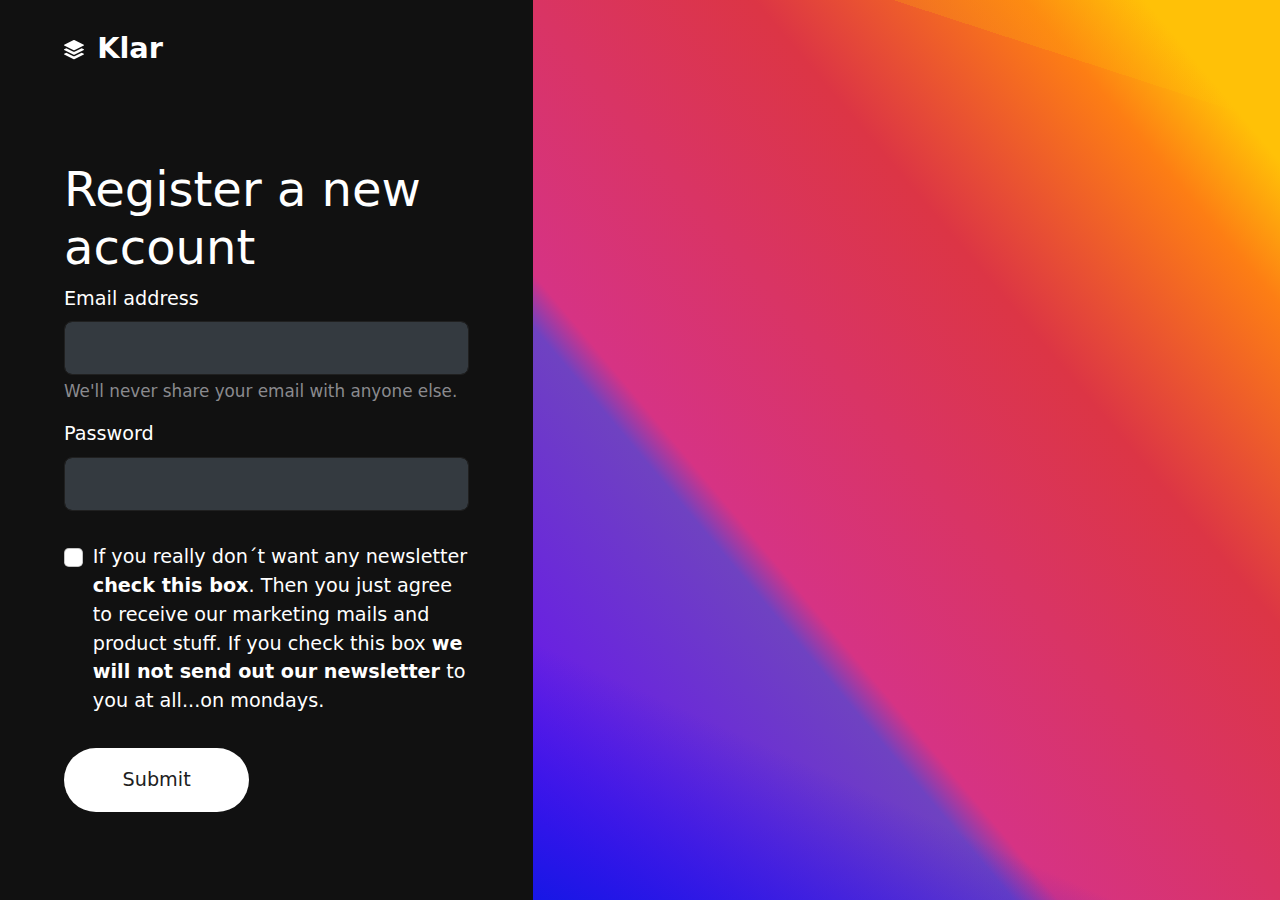
<file: klar_template_1_0/system.html>
<!doctype html>
<html class="h-100" lang="en">

  <head>
      <meta charset="utf-8">
  <meta name="viewport" content="width=device-width,initial-scale=1,shrink-to-fit=no">
  <meta name="description" content="A well made and handcrafted Bootstrap 5 template">
  <link rel="apple-touch-icon" sizes="180x180" href="img/apple-touch-icon.png">
  <link rel="icon" type="image/png" sizes="32x32" href="img/favicon-32x32.png">
  <link rel="icon" type="image/png" sizes="16x16" href="img/favicon-16x16.png">
  <link rel="icon" type="image/png" sizes="96x96" href="img/favicon.png">
  <meta name="author" content="Holger Koenemann">
  <meta name="generator" content="Eleventy v2.0.0">
  <meta name="HandheldFriendly" content="true">
  <title>Register a new account</title>
  <link rel="stylesheet" href="css/theme.min.css">


  </head>

  <body class="d-flex h-100 w-100 bg-black text-white" data-bs-spy="scroll" data-bs-target="#navScroll">

    <div class="h-100 container-fluid">
      <div class="h-100 row d-flex align-items-stretch">
        
          <div class="col-12 col-md-7 col-lg-6 col-xl-5 d-flex align-items-start flex-column px-vw-5">
          
            <header class="mb-auto py-vh-2 col-12">
              <a class="navbar-brand pe-md-4 fs-4 col-12 col-md-auto text-center" href="index.html">
  <svg xmlns="http://www.w3.org/2000/svg" width="20" height="20" fill="currentColor" class="bi bi-stack" viewBox="0 0 16 16">
    <path d="m14.12 10.163 1.715.858c.22.11.22.424 0 .534L8.267 15.34a.598.598 0 0 1-.534 0L.165 11.555a.299.299 0 0 1 0-.534l1.716-.858 5.317 2.659c.505.252 1.1.252 1.604 0l5.317-2.66zM7.733.063a.598.598 0 0 1 .534 0l7.568 3.784a.3.3 0 0 1 0 .535L8.267 8.165a.598.598 0 0 1-.534 0L.165 4.382a.299.299 0 0 1 0-.535L7.733.063z"/>
    <path d="m14.12 6.576 1.715.858c.22.11.22.424 0 .534l-7.568 3.784a.598.598 0 0 1-.534 0L.165 7.968a.299.299 0 0 1 0-.534l1.716-.858 5.317 2.659c.505.252 1.1.252 1.604 0l5.317-2.659z"/>
  </svg>
  <span class="ms-md-1 mt-1 fw-bolder me-md-5">Klar</span>
</a>

            </header>
            <main class="mb-auto col-12">
              <h1>Register a new account</h1>
              
<form class="row">
  <div class="col-12">
  <div class="mb-3">
    <label for="exampleInputEmail1" class="form-label">Email address</label>
    <input type="email" class="form-control form-control-lg bg-gray-800 border-dark" id="exampleInputEmail1" aria-describedby="emailHelp">
    <div id="emailHelp" class="form-text">We'll never share your email with anyone else.</div>
  </div>
  <div class="mb-3">
    <label for="exampleInputPassword1" class="form-label">Password</label>
    <input type="password" class="form-control form-control-lg bg-gray-800 border-dark" id="exampleInputPassword1">
  </div>
  <div class="mb-3 form-check py-3">
    <input type="checkbox" class="form-check-input" id="exampleCheck1">
    <label class="form-check-label" for="exampleCheck1">If you really don´t want any newsletter <strong>check this box</strong>. Then you just agree to receive our marketing mails and product stuff. If you check this box <strong>we will not send out our newsletter</strong> to you at all...on mondays.</label>
  </div>
  <button type="submit" class="btn btn-white btn-xl mb-4">Submit</button>
</div>
</form>

            </main>
          </div>
          
            <div class="col-12 col-md-5 col-lg-6 col-xl-7 gradient"></div>
          
        </div>

      </div></body>
    </html>
</file>
<file: klar_template_1_0/css/theme.min.css>
/*!
   * Bootstrap  v5.2.1 (https://getbootstrap.com/)
   * Copyright 2011-2022 The Bootstrap Authors
   * Copyright 2011-2022 Twitter, Inc.
   * Licensed under MIT (https://github.com/twbs/bootstrap/blob/main/LICENSE)
   */:root{--bs-blue:#1717e5;--bs-indigo:#6610f2;--bs-purple:#6f42c1;--bs-pink:#d63384;--bs-red:#dc3545;--bs-orange:#fd7e14;--bs-yellow:#ffc107;--bs-green:#198754;--bs-teal:#20c997;--bs-cyan:#0dcaf0;--bs-white:#fff;--bs-gray:#8a8a8e;--bs-gray-dark:#343a40;--bs-gray-100:#f8f9fa;--bs-gray-200:#e9ecef;--bs-gray-300:#dee2e6;--bs-gray-400:#ced4da;--bs-gray-500:#adb5bd;--bs-gray-600:#8a8a8e;--bs-gray-700:#495057;--bs-gray-800:#343a40;--bs-gray-900:#202020;--bs-primary:#1717e5;--bs-secondary:#8a8a8e;--bs-success:#198754;--bs-info:#0dcaf0;--bs-warning:#ffc107;--bs-danger:#dc3545;--bs-light:#f8f9fa;--bs-dark:#202020;--bs-primary-rgb:23,23,229;--bs-secondary-rgb:138,138,142;--bs-success-rgb:25,135,84;--bs-info-rgb:13,202,240;--bs-warning-rgb:255,193,7;--bs-danger-rgb:220,53,69;--bs-light-rgb:248,249,250;--bs-dark-rgb:32,32,32;--bs-white-rgb:255,255,255;--bs-black-rgb:17,17,17;--bs-body-color-rgb:32,32,32;--bs-body-bg-rgb:255,255,255;--bs-font-sans-serif:"Inter",system-ui,-apple-system,"Segoe UI",Roboto,"Helvetica Neue",Arial,"Noto Sans",sans-serif,"Apple Color Emoji","Segoe UI Emoji","Segoe UI Symbol","Noto Color Emoji";--bs-font-monospace:SFMono-Regular,Menlo,Monaco,Consolas,"Liberation Mono","Courier New",monospace;--bs-gradient:linear-gradient(180deg, rgba(255, 255, 255, 0.15), rgba(255, 255, 255, 0));--bs-body-font-family:var(--bs-font-sans-serif);--bs-body-font-size:1.2rem;--bs-body-font-weight:400;--bs-body-line-height:1.5;--bs-body-color:#202020;--bs-body-bg:#fff;--bs-border-width:1px;--bs-border-style:solid;--bs-border-color:#dee2e6;--bs-border-color-translucent:rgba(17, 17, 17, 0.175);--bs-border-radius:0.375rem;--bs-border-radius-sm:0.25rem;--bs-border-radius-lg:0.5rem;--bs-border-radius-xl:1rem;--bs-border-radius-2xl:2rem;--bs-border-radius-pill:50rem;--bs-link-color:#1717e5;--bs-link-hover-color:#1212b7;--bs-code-color:#d63384;--bs-highlight-bg:#fff3cd}*,::after,::before{box-sizing:border-box}@media (prefers-reduced-motion:no-preference){:root{scroll-behavior:smooth}}body{margin:0;font-family:var(--bs-body-font-family);font-size:var(--bs-body-font-size);font-weight:var(--bs-body-font-weight);line-height:var(--bs-body-line-height);color:var(--bs-body-color);text-align:var(--bs-body-text-align);background-color:var(--bs-body-bg);-webkit-text-size-adjust:100%;-webkit-tap-highlight-color:rgba(17,17,17,0)}.h1,.h2,.h3,.h4,.h5,.h6,h1,h2,h3,h4,h5,h6{margin-top:0;margin-bottom:.5rem;font-weight:500;line-height:1.2}.h1,h1{font-size:calc(1.425rem + 2.1vw)}@media (min-width:1200px){.h1,h1{font-size:3rem}}.h2,h2{font-size:calc(1.365rem + 1.38vw)}@media (min-width:1200px){.h2,h2{font-size:2.4rem}}.h3,h3{font-size:calc(1.335rem + 1.02vw)}@media (min-width:1200px){.h3,h3{font-size:2.1rem}}.h4,h4{font-size:calc(1.305rem + .66vw)}@media (min-width:1200px){.h4,h4{font-size:1.8rem}}.h5,h5{font-size:calc(1.275rem + .3vw)}@media (min-width:1200px){.h5,h5{font-size:1.5rem}}.h6,h6{font-size:1.2rem}p{margin-top:0;margin-bottom:1rem}address{margin-bottom:1rem;font-style:normal;line-height:inherit}ul{padding-left:2rem}ul{margin-top:0;margin-bottom:1rem}ul ul{margin-bottom:0}strong{font-weight:bolder}.small,small{font-size:.875em}a{color:var(--bs-link-color);text-decoration:underline}a:hover{color:var(--bs-link-hover-color)}a:not([href]):not([class]),a:not([href]):not([class]):hover{color:inherit;text-decoration:none}img,svg{vertical-align:middle}label{display:inline-block}button{border-radius:0}button:focus:not(:focus-visible){outline:0}button,input{margin:0;font-family:inherit;font-size:inherit;line-height:inherit}button{text-transform:none}[type=button],[type=submit],button{-webkit-appearance:button}[type=button]:not(:disabled),[type=submit]:not(:disabled),button:not(:disabled){cursor:pointer}::-moz-focus-inner{padding:0;border-style:none}::-webkit-datetime-edit-day-field,::-webkit-datetime-edit-fields-wrapper,::-webkit-datetime-edit-hour-field,::-webkit-datetime-edit-minute,::-webkit-datetime-edit-month-field,::-webkit-datetime-edit-text,::-webkit-datetime-edit-year-field{padding:0}::-webkit-inner-spin-button{height:auto}::-webkit-search-decoration{-webkit-appearance:none}::-webkit-color-swatch-wrapper{padding:0}::file-selector-button{font:inherit;-webkit-appearance:button}.lead{font-size:calc(1.2846rem + .4152vw);font-weight:300}@media (min-width:1200px){.lead{font-size:1.596rem}}.display-1{font-size:calc(1.625rem + 4.5vw);font-weight:300;line-height:1.2}@media (min-width:1200px){.display-1{font-size:5rem}}.display-4{font-size:calc(1.475rem + 2.7vw);font-weight:300;line-height:1.2}@media (min-width:1200px){.display-4{font-size:3.5rem}}.img-fluid{max-width:100%;height:auto}.container,.container-fluid{--bs-gutter-x:4vw;--bs-gutter-y:0;width:100%;padding-right:calc(var(--bs-gutter-x) * .5);padding-left:calc(var(--bs-gutter-x) * .5);margin-right:auto;margin-left:auto}@media (min-width:576px){.container{max-width:540px}}@media (min-width:768px){.container{max-width:720px}}@media (min-width:992px){.container{max-width:960px}}@media (min-width:1200px){.container{max-width:1140px}}@media (min-width:1680px){.container{max-width:1600px}}.row{--bs-gutter-x:4vw;--bs-gutter-y:0;display:flex;flex-wrap:wrap;margin-top:calc(-1 * var(--bs-gutter-y));margin-right:calc(-.5 * var(--bs-gutter-x));margin-left:calc(-.5 * var(--bs-gutter-x))}.row>*{flex-shrink:0;width:100%;max-width:100%;padding-right:calc(var(--bs-gutter-x) * .5);padding-left:calc(var(--bs-gutter-x) * .5);margin-top:var(--bs-gutter-y)}.col{flex:1 0 0%}.col-5{flex:0 0 auto;width:41.66667%}.col-6{flex:0 0 auto;width:50%}.col-12{flex:0 0 auto;width:100%}.offset-1{margin-left:8.33333%}.g-5,.gx-5{--bs-gutter-x:3rem}.g-5{--bs-gutter-y:3rem}@media (min-width:768px){.col-md-auto{flex:0 0 auto;width:auto}.col-md-5{flex:0 0 auto;width:41.66667%}.col-md-6{flex:0 0 auto;width:50%}.col-md-7{flex:0 0 auto;width:58.33333%}}@media (min-width:992px){.col-lg-3{flex:0 0 auto;width:25%}.col-lg-4{flex:0 0 auto;width:33.33333%}.col-lg-5{flex:0 0 auto;width:41.66667%}.col-lg-6{flex:0 0 auto;width:50%}.col-lg-7{flex:0 0 auto;width:58.33333%}.col-lg-10{flex:0 0 auto;width:83.33333%}.offset-lg-1{margin-left:8.33333%}}@media (min-width:1200px){.col-xl-5{flex:0 0 auto;width:41.66667%}.col-xl-7{flex:0 0 auto;width:58.33333%}.col-xl-8{flex:0 0 auto;width:66.66667%}.col-xl-9{flex:0 0 auto;width:75%}.col-xl-10{flex:0 0 auto;width:83.33333%}}.form-label{margin-bottom:.5rem}.form-text{margin-top:.25rem;font-size:.875em;color:#8a8a8e}.form-control{display:block;width:100%;padding:.375rem .75rem;font-size:1.2rem;font-weight:400;line-height:1.5;color:#202020;background-color:#fff;background-clip:padding-box;border:1px solid #ced4da;appearance:none;border-radius:.375rem;transition:border-color .15s ease-in-out,box-shadow .15s ease-in-out}@media (prefers-reduced-motion:reduce){.form-control{transition:none}}.form-control:focus{color:#202020;background-color:#fff;border-color:#8b8bf2;outline:0;box-shadow:0 0 0 .25rem rgba(23,23,229,.25)}.form-control::-webkit-date-and-time-value{height:1.5em}.form-control::placeholder{color:#8a8a8e;opacity:1}.form-control:disabled{background-color:#e9ecef;opacity:1}.form-control::file-selector-button{padding:.375rem .75rem;margin:-.375rem -.75rem;margin-inline-end:.75rem;color:#202020;background-color:#e9ecef;pointer-events:none;border-color:inherit;border-style:solid;border-width:0;border-inline-end-width:1px;border-radius:0;transition:color .15s ease-in-out,background-color .15s ease-in-out,border-color .15s ease-in-out,box-shadow .15s ease-in-out}@media (prefers-reduced-motion:reduce){.form-control::file-selector-button{transition:none}}.form-control:hover:not(:disabled):not([readonly])::file-selector-button{background-color:#dde0e3}.form-control-lg{min-height:calc(1.5em + 1rem + 2px);padding:.5rem 1rem;font-size:calc(1.275rem + .3vw);border-radius:.5rem}@media (min-width:1200px){.form-control-lg{font-size:1.5rem}}.form-control-lg::file-selector-button{padding:.5rem 1rem;margin:-.5rem -1rem;margin-inline-end:1rem}.form-check{display:block;min-height:1.8rem;padding-left:1.5em;margin-bottom:.125rem}.form-check .form-check-input{float:left;margin-left:-1.5em}.form-check-input{width:1em;height:1em;margin-top:.25em;vertical-align:top;background-color:#fff;background-repeat:no-repeat;background-position:center;background-size:contain;border:1px solid rgba(17,17,17,.25);appearance:none;print-color-adjust:exact}.form-check-input[type=checkbox]{border-radius:.25em}.form-check-input:active{filter:brightness(90%)}.form-check-input:focus{border-color:#8b8bf2;outline:0;box-shadow:0 0 0 .25rem rgba(23,23,229,.25)}.form-check-input:checked{background-color:#1717e5;border-color:#1717e5}.form-check-input:checked[type=checkbox]{background-image:url("data:image/svg+xml,%3csvg xmlns='http://www.w3.org/2000/svg' viewBox='0 0 20 20'%3e%3cpath fill='none' stroke='%23fff' stroke-linecap='round' stroke-linejoin='round' stroke-width='3' d='m6 10 3 3 6-6'/%3e%3c/svg%3e")}.form-check-input[type=checkbox]:indeterminate{background-color:#1717e5;border-color:#1717e5;background-image:url("data:image/svg+xml,%3csvg xmlns='http://www.w3.org/2000/svg' viewBox='0 0 20 20'%3e%3cpath fill='none' stroke='%23fff' stroke-linecap='round' stroke-linejoin='round' stroke-width='3' d='M6 10h8'/%3e%3c/svg%3e")}.form-check-input:disabled{pointer-events:none;filter:none;opacity:.5}.form-check-input:disabled~.form-check-label{cursor:default;opacity:.5}.btn{--bs-btn-padding-x:0.75rem;--bs-btn-padding-y:0.375rem;--bs-btn-font-size:1.2rem;--bs-btn-font-weight:400;--bs-btn-line-height:1.5;--bs-btn-color:#202020;--bs-btn-bg:transparent;--bs-btn-border-width:1px;--bs-btn-border-color:transparent;--bs-btn-border-radius:99rem;--bs-btn-hover-border-color:transparent;--bs-btn-box-shadow:inset 0 1px 0 rgba(255, 255, 255, 0.15),0 1px 1px rgba(17, 17, 17, 0.075);--bs-btn-disabled-opacity:0.65;--bs-btn-focus-box-shadow:0 0 0 0.25rem rgba(var(--bs-btn-focus-shadow-rgb), .5);display:inline-block;padding:var(--bs-btn-padding-y) var(--bs-btn-padding-x);font-family:var(--bs-btn-font-family);font-size:var(--bs-btn-font-size);font-weight:var(--bs-btn-font-weight);line-height:var(--bs-btn-line-height);color:var(--bs-btn-color);text-align:center;text-decoration:none;vertical-align:middle;cursor:pointer;user-select:none;border:var(--bs-btn-border-width) solid var(--bs-btn-border-color);border-radius:var(--bs-btn-border-radius);background-color:var(--bs-btn-bg);transition:color .15s ease-in-out,background-color .15s ease-in-out,border-color .15s ease-in-out,box-shadow .15s ease-in-out}@media (prefers-reduced-motion:reduce){.btn{transition:none}}.btn:first-child:hover,:not(.btn-check)+.btn:hover{color:var(--bs-btn-hover-color);background-color:var(--bs-btn-hover-bg);border-color:var(--bs-btn-hover-border-color)}.btn:focus-visible{color:var(--bs-btn-hover-color);background-color:var(--bs-btn-hover-bg);border-color:var(--bs-btn-hover-border-color);outline:0;box-shadow:var(--bs-btn-focus-box-shadow)}.btn.active,.btn.show,.btn:first-child:active,:not(.btn-check)+.btn:active{color:var(--bs-btn-active-color);background-color:var(--bs-btn-active-bg);border-color:var(--bs-btn-active-border-color)}.btn.active:focus-visible,.btn.show:focus-visible,.btn:first-child:active:focus-visible,:not(.btn-check)+.btn:active:focus-visible{box-shadow:var(--bs-btn-focus-box-shadow)}.btn:disabled{color:var(--bs-btn-disabled-color);pointer-events:none;background-color:var(--bs-btn-disabled-bg);border-color:var(--bs-btn-disabled-border-color);opacity:var(--bs-btn-disabled-opacity)}.btn-light{--bs-btn-color:#111;--bs-btn-bg:#f8f9fa;--bs-btn-border-color:#f8f9fa;--bs-btn-hover-color:#111;--bs-btn-hover-bg:#d3d4d5;--bs-btn-hover-border-color:#c6c7c8;--bs-btn-focus-shadow-rgb:213,214,215;--bs-btn-active-color:#111;--bs-btn-active-bg:#c6c7c8;--bs-btn-active-border-color:#babbbc;--bs-btn-active-shadow:inset 0 3px 5px rgba(17, 17, 17, 0.125);--bs-btn-disabled-color:#111;--bs-btn-disabled-bg:#f8f9fa;--bs-btn-disabled-border-color:#f8f9fa}.btn-outline-light{--bs-btn-color:#f8f9fa;--bs-btn-border-color:#f8f9fa;--bs-btn-hover-color:#111;--bs-btn-hover-bg:#f8f9fa;--bs-btn-hover-border-color:#f8f9fa;--bs-btn-focus-shadow-rgb:248,249,250;--bs-btn-active-color:#111;--bs-btn-active-bg:#f8f9fa;--bs-btn-active-border-color:#f8f9fa;--bs-btn-active-shadow:inset 0 3px 5px rgba(17, 17, 17, 0.125);--bs-btn-disabled-color:#f8f9fa;--bs-btn-disabled-bg:transparent;--bs-btn-disabled-border-color:#f8f9fa;--bs-gradient:none}.fade{transition:opacity .15s linear}@media (prefers-reduced-motion:reduce){.fade{transition:none}}.fade:not(.show){opacity:0}.collapse:not(.show){display:none}.collapsing{height:0;overflow:hidden;transition:height .35s ease}@media (prefers-reduced-motion:reduce){.collapsing{transition:none}}.nav{--bs-nav-link-padding-x:1rem;--bs-nav-link-padding-y:0.5rem;--bs-nav-link-color:var(--bs-link-color);--bs-nav-link-hover-color:var(--bs-link-hover-color);--bs-nav-link-disabled-color:#8a8a8e;display:flex;flex-wrap:wrap;padding-left:0;margin-bottom:0;list-style:none}.nav-link{display:block;padding:var(--bs-nav-link-padding-y) var(--bs-nav-link-padding-x);font-size:var(--bs-nav-link-font-size);font-weight:var(--bs-nav-link-font-weight);color:var(--bs-nav-link-color);text-decoration:none;transition:color .15s ease-in-out,background-color .15s ease-in-out,border-color .15s ease-in-out}@media (prefers-reduced-motion:reduce){.nav-link{transition:none}}.nav-link:focus,.nav-link:hover{color:var(--bs-nav-link-hover-color)}.navbar{--bs-navbar-padding-x:0;--bs-navbar-padding-y:0.5rem;--bs-navbar-color:rgba(17, 17, 17, 0.7);--bs-navbar-hover-color:rgba(17, 17, 17, 0.8);--bs-navbar-disabled-color:rgba(17, 17, 17, 0.3);--bs-navbar-active-color:rgba(17, 17, 17, 0.9);--bs-navbar-brand-padding-y:0.275rem;--bs-navbar-brand-margin-end:1rem;--bs-navbar-brand-font-size:1.5rem;--bs-navbar-brand-color:rgba(17, 17, 17, 0.9);--bs-navbar-brand-hover-color:rgba(17, 17, 17, 0.9);--bs-navbar-nav-link-padding-x:0.5rem;--bs-navbar-toggler-padding-y:0.25rem;--bs-navbar-toggler-padding-x:0.75rem;--bs-navbar-toggler-font-size:1.5rem;--bs-navbar-toggler-icon-bg:url("data:image/svg+xml,%3csvg xmlns='http://www.w3.org/2000/svg' viewBox='0 0 30 30'%3e%3cpath stroke='rgba%2817, 17, 17, 0.7%29' stroke-linecap='round' stroke-miterlimit='10' stroke-width='2' d='M4 7h22M4 15h22M4 23h22'/%3e%3c/svg%3e");--bs-navbar-toggler-border-color:rgba(17, 17, 17, 0.1);--bs-navbar-toggler-border-radius:99rem;--bs-navbar-toggler-focus-width:0.25rem;--bs-navbar-toggler-transition:box-shadow 0.15s ease-in-out;position:relative;display:flex;flex-wrap:wrap;align-items:center;justify-content:space-between;padding:var(--bs-navbar-padding-y) var(--bs-navbar-padding-x)}.navbar>.container,.navbar>.container-fluid{display:flex;flex-wrap:inherit;align-items:center;justify-content:space-between}.navbar-brand{padding-top:var(--bs-navbar-brand-padding-y);padding-bottom:var(--bs-navbar-brand-padding-y);margin-right:var(--bs-navbar-brand-margin-end);font-size:var(--bs-navbar-brand-font-size);color:var(--bs-navbar-brand-color);text-decoration:none;white-space:nowrap}.navbar-brand:focus,.navbar-brand:hover{color:var(--bs-navbar-brand-hover-color)}.navbar-nav{--bs-nav-link-padding-x:0;--bs-nav-link-padding-y:0.5rem;--bs-nav-link-color:var(--bs-navbar-color);--bs-nav-link-hover-color:var(--bs-navbar-hover-color);--bs-nav-link-disabled-color:var(--bs-navbar-disabled-color);display:flex;flex-direction:column;padding-left:0;margin-bottom:0;list-style:none}.navbar-nav .nav-link.active,.navbar-nav .show>.nav-link{color:var(--bs-navbar-active-color)}.navbar-dark{--bs-navbar-color:rgba(255, 255, 255, 0.55);--bs-navbar-hover-color:rgba(255, 255, 255, 0.75);--bs-navbar-disabled-color:rgba(255, 255, 255, 0.25);--bs-navbar-active-color:#fff;--bs-navbar-brand-color:#fff;--bs-navbar-brand-hover-color:#fff;--bs-navbar-toggler-border-color:rgba(255, 255, 255, 0.1);--bs-navbar-toggler-icon-bg:url("data:image/svg+xml,%3csvg xmlns='http://www.w3.org/2000/svg' viewBox='0 0 30 30'%3e%3cpath stroke='rgba%28255, 255, 255, 0.55%29' stroke-linecap='round' stroke-miterlimit='10' stroke-width='2' d='M4 7h22M4 15h22M4 23h22'/%3e%3c/svg%3e")}.card{--bs-card-spacer-y:1rem;--bs-card-spacer-x:1rem;--bs-card-title-spacer-y:0.5rem;--bs-card-border-width:1px;--bs-card-border-color:var(--bs-border-color-translucent);--bs-card-border-radius:0.375rem;--bs-card-inner-border-radius:calc(0.375rem - 1px);--bs-card-cap-padding-y:0.5rem;--bs-card-cap-padding-x:1rem;--bs-card-cap-bg:rgba(17, 17, 17, 0.03);--bs-card-bg:#fff;--bs-card-img-overlay-padding:1rem;--bs-card-group-margin:2vw;position:relative;display:flex;flex-direction:column;min-width:0;height:var(--bs-card-height);word-wrap:break-word;background-color:var(--bs-card-bg);background-clip:border-box;border:var(--bs-card-border-width) solid var(--bs-card-border-color);border-radius:var(--bs-card-border-radius)}.card>.list-group{border-top:inherit;border-bottom:inherit}.card>.list-group:first-child{border-top-width:0;border-top-left-radius:var(--bs-card-inner-border-radius);border-top-right-radius:var(--bs-card-inner-border-radius)}.card>.list-group:last-child{border-bottom-width:0;border-bottom-right-radius:var(--bs-card-inner-border-radius);border-bottom-left-radius:var(--bs-card-inner-border-radius)}@keyframes progress-bar-stripes{0%{background-position-x:1rem}}.list-group{--bs-list-group-color:#202020;--bs-list-group-bg:#fff;--bs-list-group-border-color:rgba(17, 17, 17, 0.125);--bs-list-group-border-width:1px;--bs-list-group-border-radius:0.375rem;--bs-list-group-item-padding-x:1rem;--bs-list-group-item-padding-y:0.5rem;--bs-list-group-action-color:#495057;--bs-list-group-action-hover-color:#495057;--bs-list-group-action-hover-bg:#f8f9fa;--bs-list-group-action-active-color:#202020;--bs-list-group-action-active-bg:#e9ecef;--bs-list-group-disabled-color:#8a8a8e;--bs-list-group-disabled-bg:#fff;--bs-list-group-active-color:#fff;--bs-list-group-active-bg:#1717e5;--bs-list-group-active-border-color:#1717e5;display:flex;flex-direction:column;padding-left:0;margin-bottom:0;border-radius:var(--bs-list-group-border-radius)}.list-group-horizontal{flex-direction:row}@keyframes spinner-border{to{transform:rotate(360deg)}}@keyframes spinner-grow{0%{transform:scale(0)}50%{opacity:1;transform:none}}@keyframes placeholder-glow{50%{opacity:.2}}@keyframes placeholder-wave{100%{mask-position:-200% 0}}.fixed-top{position:fixed;top:0;right:0;left:0;z-index:1030}.opacity-75{opacity:.75!important}.overflow-hidden{overflow:hidden!important}.d-flex{display:flex!important}.shadow{box-shadow:0 1rem 3rem rgba(17,17,17,.5)!important}.shadow-sm{box-shadow:0 1rem 1.5rem rgba(17,17,17,.25)!important}.position-relative{position:relative!important}.position-absolute{position:absolute!important}.top-0{top:0!important}.bottom-0{bottom:0!important}.start-0{left:0!important}.border-top{border-top:var(--bs-border-width) var(--bs-border-style) var(--bs-border-color)!important}.border-end{border-right:var(--bs-border-width) var(--bs-border-style) var(--bs-border-color)!important}.border-bottom{border-bottom:var(--bs-border-width) var(--bs-border-style) var(--bs-border-color)!important}.border-secondary{--bs-border-opacity:1;border-color:rgba(var(--bs-secondary-rgb),var(--bs-border-opacity))!important}.border-dark{--bs-border-opacity:1;border-color:rgba(var(--bs-dark-rgb),var(--bs-border-opacity))!important}.border-5{--bs-border-width:5px}.w-100{width:100%!important}.h-50{height:50%!important}.h-100{height:100%!important}.flex-column{flex-direction:column!important}.justify-content-start{justify-content:flex-start!important}.justify-content-center{justify-content:center!important}.align-items-start{align-items:flex-start!important}.align-items-center{align-items:center!important}.align-items-stretch{align-items:stretch!important}.mx-auto{margin-right:auto!important;margin-left:auto!important}.my-5{margin-top:3rem!important;margin-bottom:3rem!important}.mt-0{margin-top:0!important}.mt-1{margin-top:.25rem!important}.mt-3{margin-top:1rem!important}.mt-5{margin-top:3rem!important}.me-2{margin-right:.5rem!important}.me-3{margin-right:1rem!important}.mb-2{margin-bottom:.5rem!important}.mb-3{margin-bottom:1rem!important}.mb-4{margin-bottom:1.5rem!important}.mb-5{margin-bottom:3rem!important}.mb-auto{margin-bottom:auto!important}.ms-5{margin-left:3rem!important}.mb-n5{margin-bottom:-3rem!important}.p-0{padding:0!important}.p-5{padding:3rem!important}.px-0{padding-right:0!important;padding-left:0!important}.py-3{padding-top:1rem!important;padding-bottom:1rem!important}.py-4{padding-top:1.5rem!important;padding-bottom:1.5rem!important}.py-5{padding-top:3rem!important;padding-bottom:3rem!important}.pt-0{padding-top:0!important}.pt-3{padding-top:1rem!important}.pt-5{padding-top:3rem!important}.pb-0{padding-bottom:0!important}.pb-4{padding-bottom:1.5rem!important}.fs-1{font-size:calc(1.425rem + 2.1vw)!important}.fs-4{font-size:calc(1.305rem + .66vw)!important}.fs-5{font-size:calc(1.275rem + .3vw)!important}.fs-6{font-size:1.2rem!important}.fw-light{font-weight:300!important}.fw-lighter{font-weight:lighter!important}.fw-bold{font-weight:700!important}.fw-bolder{font-weight:bolder!important}.lh-1{line-height:1!important}.text-center{text-align:center!important}.text-secondary{--bs-text-opacity:1;color:rgba(var(--bs-secondary-rgb),var(--bs-text-opacity))!important}.text-white{--bs-text-opacity:1;color:rgba(var(--bs-white-rgb),var(--bs-text-opacity))!important}.text-muted{--bs-text-opacity:1;color:#8a8a8e!important}.bg-dark{--bs-bg-opacity:1;background-color:rgba(var(--bs-dark-rgb),var(--bs-bg-opacity))!important}.bg-black{--bs-bg-opacity:1;background-color:rgba(var(--bs-black-rgb),var(--bs-bg-opacity))!important}.bg-transparent{--bs-bg-opacity:1;background-color:transparent!important}.rounded-5{border-radius:var(--bs-border-radius-2xl)!important}.rounded-circle{border-radius:50%!important}@media (min-width:768px){.me-md-5{margin-right:3rem!important}.ms-md-1{margin-left:.25rem!important}.pe-md-4{padding-right:1.5rem!important}}@media (min-width:992px){.mb-lg-0{margin-bottom:0!important}.text-lg-start{text-align:left!important}.text-lg-end{text-align:right!important}}@media (min-width:1200px){.fs-1{font-size:3rem!important}.fs-4{font-size:1.8rem!important}.fs-5{font-size:1.5rem!important}}html{scroll-behavior:smooth}.btn,.nav-link.collapsed,.navbar,.scrolled,.shadow,a,img{transition:all .5s ease-in-out 0s}.bg-cover{background-size:cover;background-position:center center}.navbar{padding-top:32px;padding-bottom:32px}.navbar.scrolled{padding-top:12px;padding-bottom:12px;background-color:#111}.link-fancy{color:#1717e5;text-decoration:none;display:inline-block;position:relative}.link-fancy-light{color:#fff}.link-fancy:hover{color:#8a8a8e}.link-fancy-light:hover{color:#8a8a8e}.link-fancy:before{content:'';display:block;height:1px;width:100%;transform-origin:left;position:absolute;left:0;bottom:0;background-image:linear-gradient(90deg,#1717e5 0,#1717e5 25%,transparent 0,transparent 50%,#1717e5 0,#1717e5 75%,transparent 0,transparent);background-repeat:no-repeat;background-position:0;background-size:400% 1px;transition:background-position .8s ease-in-out}.link-fancy-light:before{background-image:linear-gradient(90deg,#fff 0,#fff 25%,transparent 0,transparent 50%,#fff 0,#fff 75%,transparent 0,transparent)}.link-fancy:hover:before{background-position:100%}.display-huge{font-size:calc(2.5rem + 1.5vw);font-weight:600;letter-spacing:-.02rem}.navbar-dark a.nav-link{color:#fff;border-bottom:2px solid transparent;margin:0 1rem;font-size:1.33rem}.navbar-dark a.nav-link:hover{border-bottom:2px solid #fff}.gradient{background-image:linear-gradient(24deg,#1717e5,transparent 21%),linear-gradient(198deg,rgba(255,193,7,.2) 11%,transparent 0),linear-gradient(50deg,#6610f2 5%,#6f42c1 32%,#d63384 35%,#dc3545 65%,#fd7e14 83%,#ffc107 91%)}.display-4{font-weight:500}.no-bottom-radius{border-bottom-left-radius:0!important;border-bottom-right-radius:0!important}.btn-xl{--bs-btn-padding-y:calc(.75rem + .5vh);--bs-btn-padding-x:calc(2rem + 2vw);--bs-btn-font-size:1.2rem;--bs-btn-border-radius:99rem}.btn-white{background-color:#fff;color:#202020}.btn-white:hover{background-color:#f8f9fa;color:#202020}.bg-cover{background-size:cover}.bg-center{background-position:center center}.bg-gray-800{background-color:#343a40}.bg-gray-900{background-color:#202020}.bg-black{background-color:#111}.py-vh-2{padding-top:3vh;padding-bottom:3vh}.py-vh-3{padding-top:6vh;padding-bottom:6vh}.py-vh-4{padding-top:9vh;padding-bottom:9vh}.py-vh-5{padding-top:12vh;padding-bottom:12vh}.px-vw-5{padding-left:5vw;padding-right:5vw}[data-aos][data-aos][data-aos-duration="300"],body[data-aos-duration="300"] [data-aos]{transition-duration:.3s}[data-aos][data-aos][data-aos-duration="400"],body[data-aos-duration="400"] [data-aos]{transition-duration:.4s}[data-aos][data-aos][data-aos-duration="500"],body[data-aos-duration="500"] [data-aos]{transition-duration:.5s}[data-aos][data-aos][data-aos-duration="700"],body[data-aos-duration="700"] [data-aos]{transition-duration:.7s}[data-aos][data-aos][data-aos-duration="800"],body[data-aos-duration="800"] [data-aos]{transition-duration:.8s}[data-aos][data-aos][data-aos-duration="2000"],body[data-aos-duration="2000"] [data-aos]{transition-duration:2s}[data-aos][data-aos][data-aos-duration="3000"],body[data-aos-duration="3000"] [data-aos]{transition-duration:3s}[data-aos]{pointer-events:none}[data-aos].aos-animate{pointer-events:auto}@media screen{html:not(.no-js) [data-aos^=fade][data-aos^=fade]{opacity:0;transition-property:opacity,-webkit-transform;transition-property:opacity,transform;transition-property:opacity,transform,-webkit-transform}html:not(.no-js) [data-aos^=fade][data-aos^=fade].aos-animate{opacity:1;-webkit-transform:none;transform:none}html:not(.no-js) [data-aos=fade-up]{-webkit-transform:translate3d(0,100px,0);transform:translate3d(0,100px,0)}html:not(.no-js) [data-aos=fade-right]{-webkit-transform:translate3d(-100px,0,0);transform:translate3d(-100px,0,0)}html:not(.no-js) [data-aos=fade-left]{-webkit-transform:translate3d(100px,0,0);transform:translate3d(100px,0,0)}html:not(.no-js) [data-aos^=zoom][data-aos^=zoom]{opacity:0;transition-property:opacity,-webkit-transform;transition-property:opacity,transform;transition-property:opacity,transform,-webkit-transform}html:not(.no-js) [data-aos^=zoom][data-aos^=zoom].aos-animate{opacity:1;-webkit-transform:translateZ(0) scale(1);transform:translateZ(0) scale(1)}html:not(.no-js) [data-aos=zoom-in-up]{-webkit-transform:translate3d(0,100px,0) scale(.6);transform:translate3d(0,100px,0) scale(.6)}html:not(.no-js) [data-aos=zoom-in-right]{-webkit-transform:translate3d(-100px,0,0) scale(.6);transform:translate3d(-100px,0,0) scale(.6)}html:not(.no-js) [data-aos=zoom-in-left]{-webkit-transform:translate3d(100px,0,0) scale(.6);transform:translate3d(100px,0,0) scale(.6)}}
</file>
